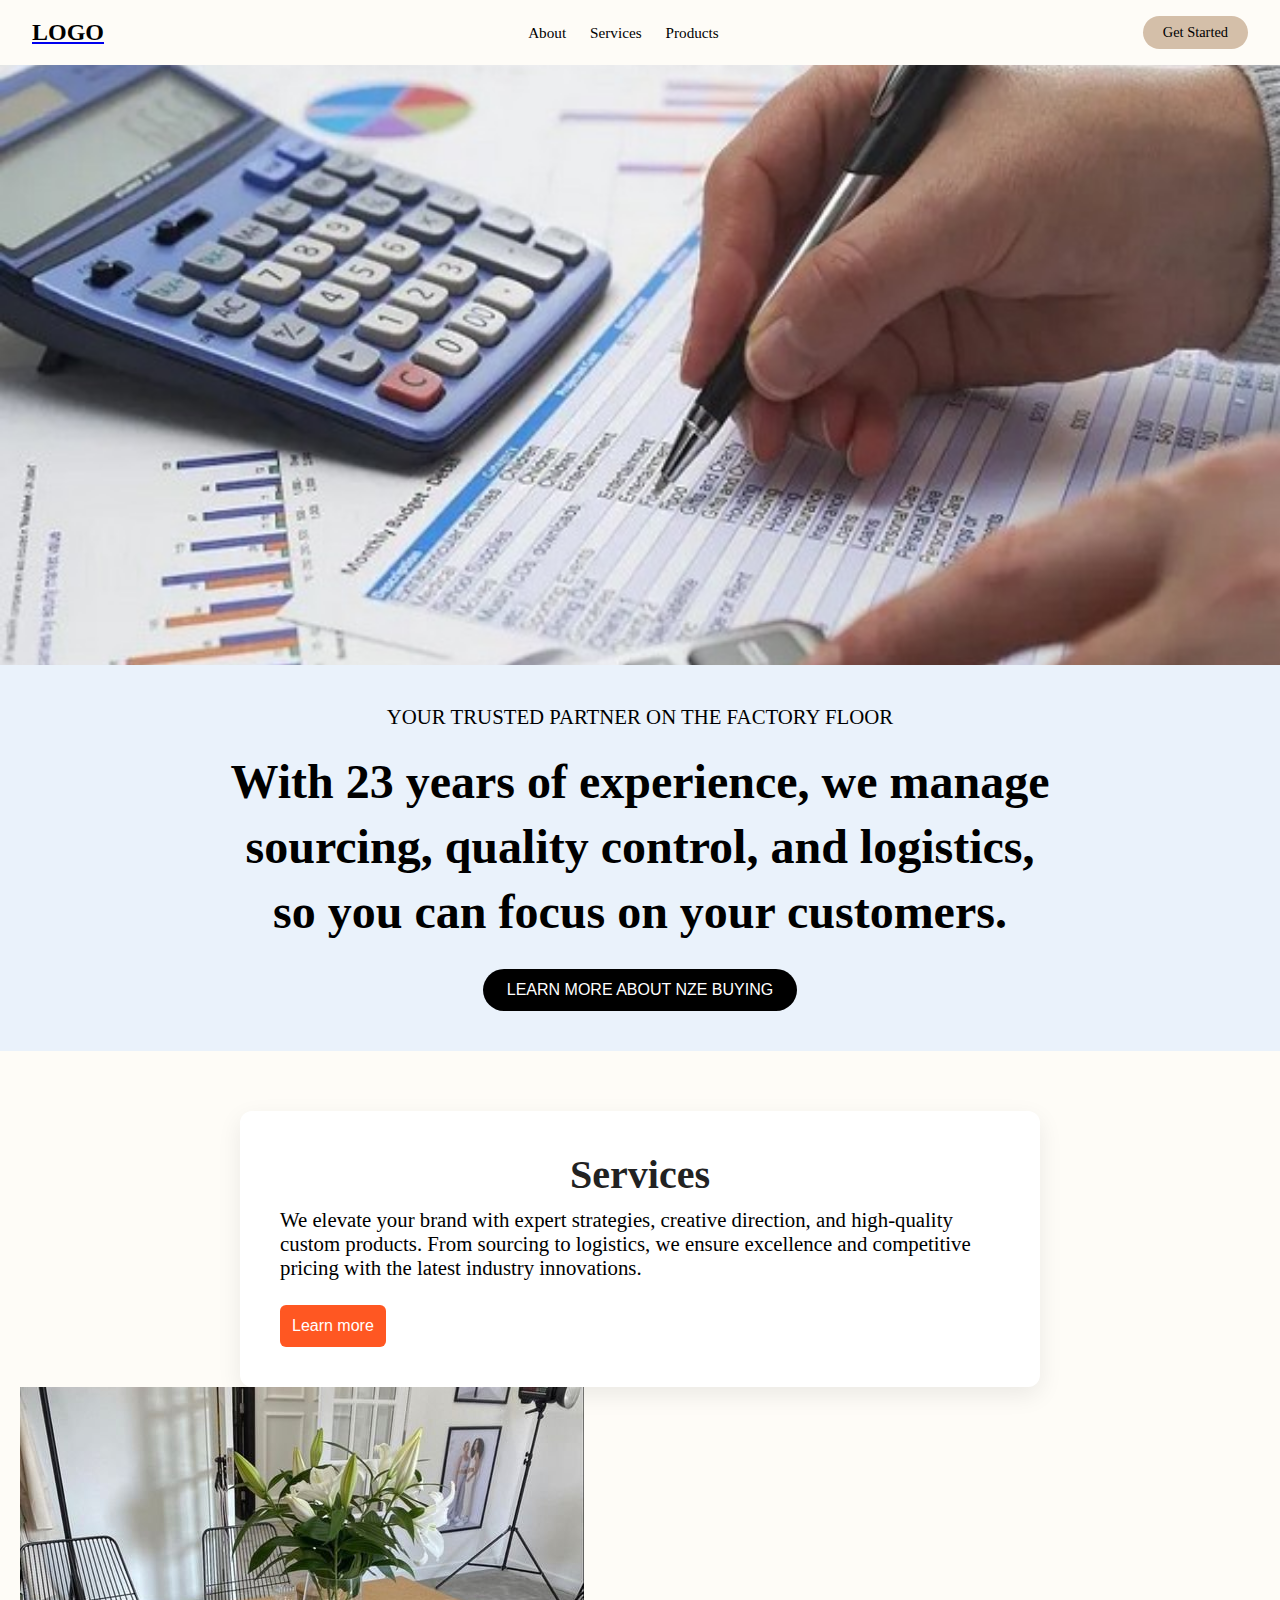
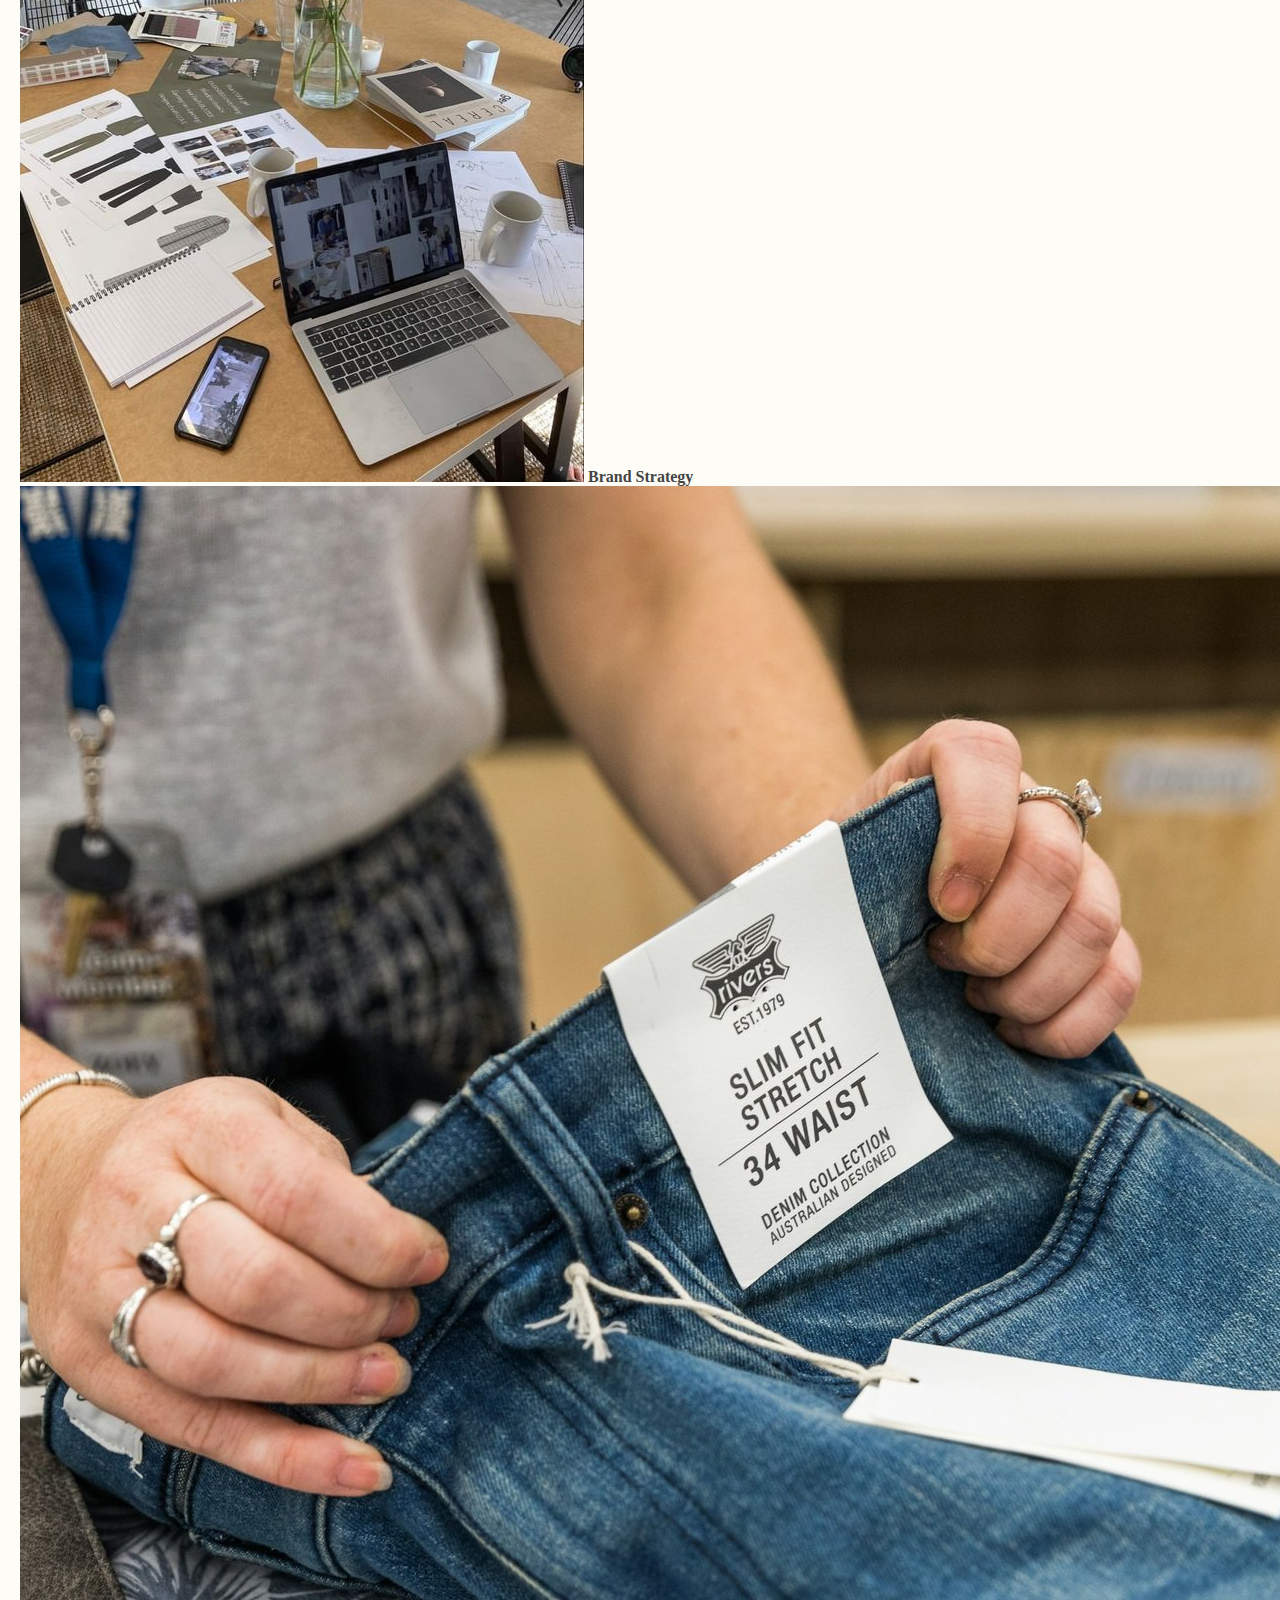
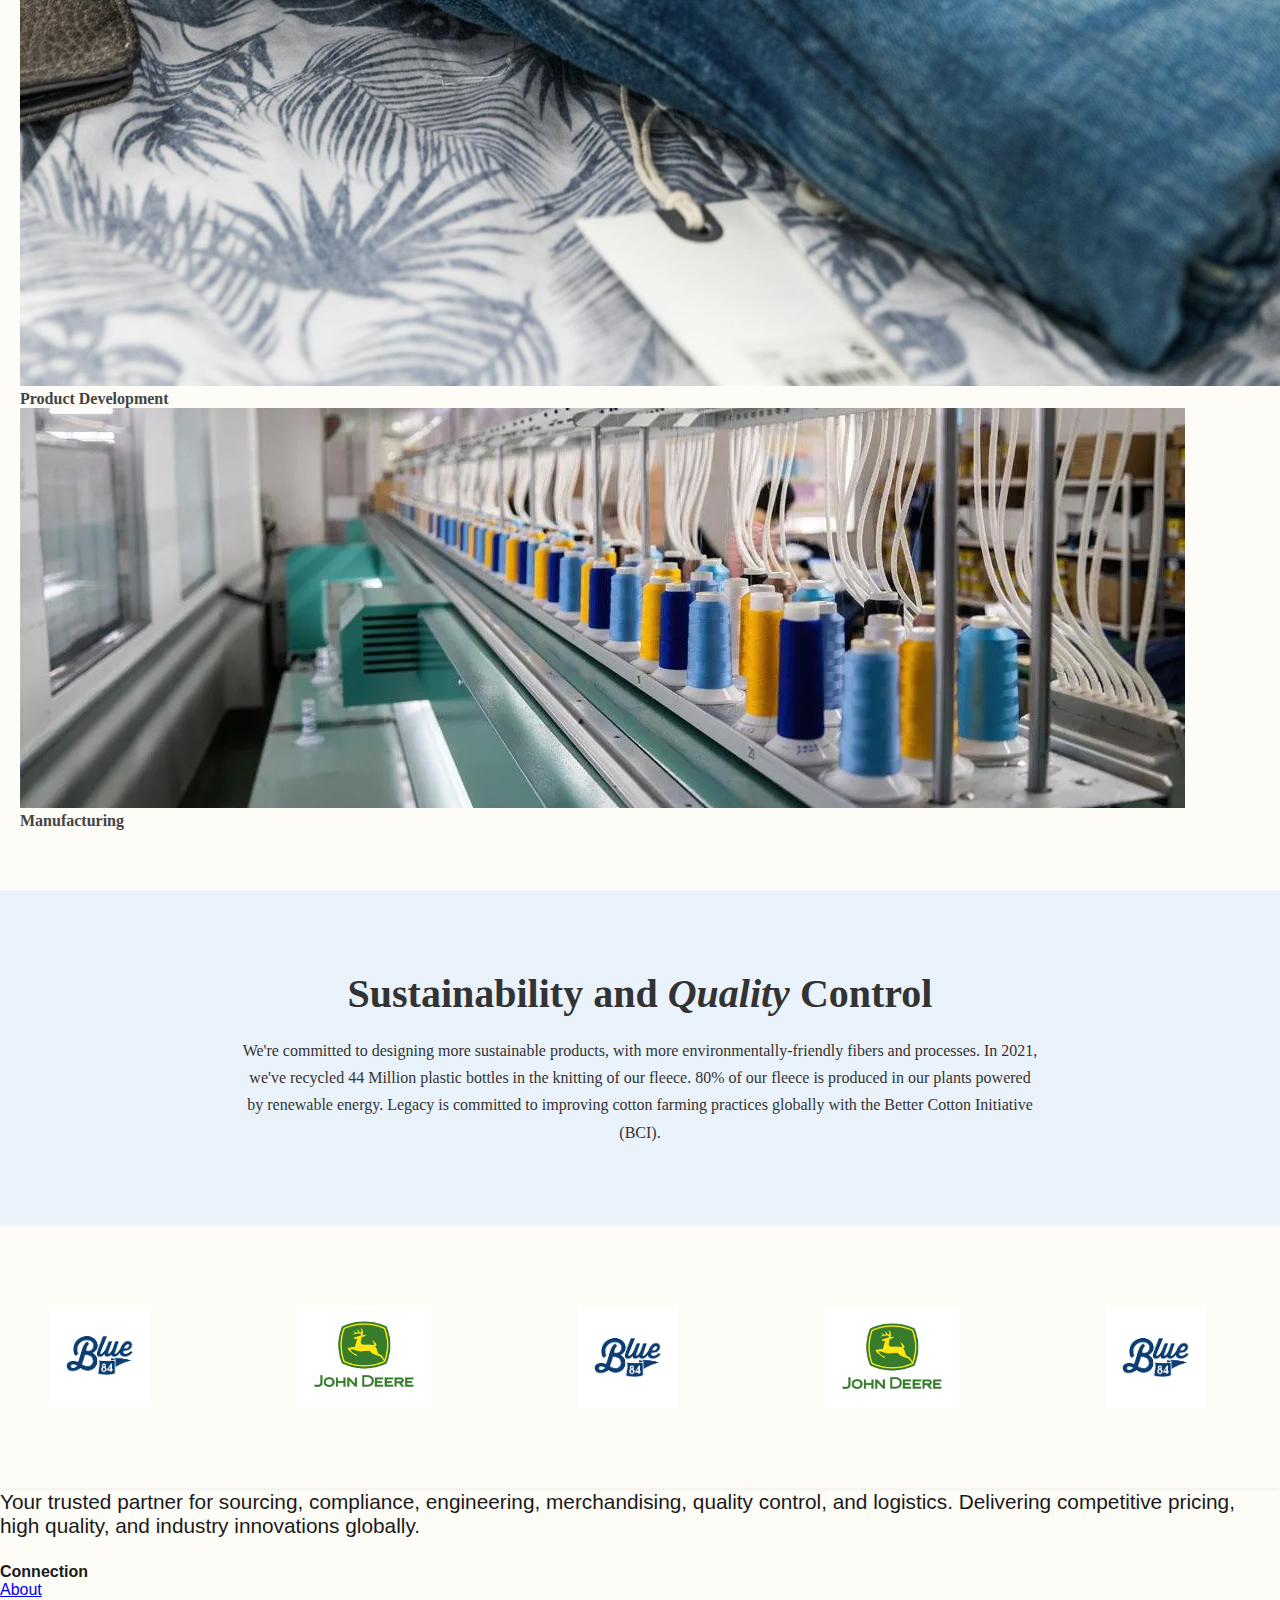
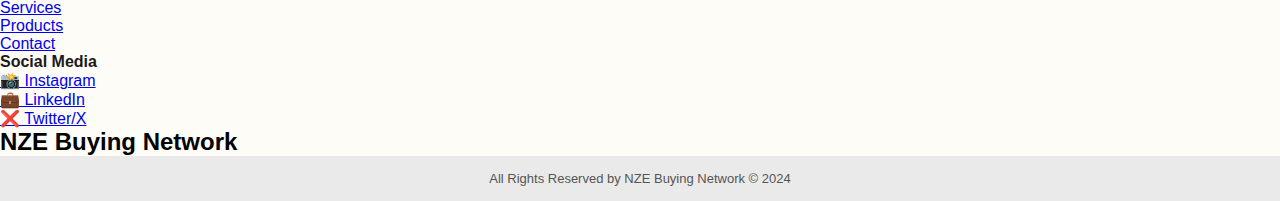
<file: index.html>
<!DOCTYPE html>
<html lang="en">

<head>
    <meta charset="UTF-8" />
    <meta name="viewport" content="width=device-width, initial-scale=1.0" />
    <title>NZE </title>
    <link rel="preconnect" href="https://fonts.googleapis.com">
    <link rel="preconnect" href="https://fonts.gstatic.com" crossorigin>
    <link
        href="https://fonts.googleapis.com/css2?family=Cal+Sans&family=Poppins:ital,wght@0,100;0,200;0,300;0,400;0,500;0,600;0,700;0,800;0,900;1,100;1,200;1,300;1,400;1,500;1,600;1,700;1,800;1,900&display=swap"
        rel="stylesheet">
    <script src="https://cdnjs.cloudflare.com/ajax/libs/gsap/3.13.0/gsap.min.js"
        integrity="sha512-NcZdtrT77bJr4STcmsGAESr06BYGE8woZdSdEgqnpyqac7sugNO+Tr4bGwGF3MsnEkGKhU2KL2xh6Ec+BqsaHA=="
        crossorigin="anonymous" referrerpolicy="no-referrer"></script>
    <link rel="stylesheet" href="style.css">
    <link rel="stylesheet" href="https://cdnjs.cloudflare.com/ajax/libs/animate.css/4.1.1/animate.min.css" />

</head>

<body>

    <nav>
        <a href="./index.html">
            <div class="logo">LOGO</div>
        </a>


        <div class="nav-links">
            <a href="./about.html" target="_blank">About</a>
            <a href="./service.html" target="_blank">Services</a>
            <a href="./product.html" target="_blank">Products</a>
        </div>

        <!-- <div class="social-icons">
            <a href="#"></a>
            <a href="#"></a>
            <a href="#"></a>
        </div> -->

        <a href="./form.html" class="get-started">Get Started</a>

        <div class="hamburger" onclick="toggleMenu()">
            <div></div>
            <div></div>
            <div></div>
        </div>
    </nav>

    <div class="mobile-menu" id="mobileMenu">
        <a href="./about.html">About</a>
        <a href="./service.html">Services</a>
        <a href="./product.html">Products</a>
        <a href="./form.html" class="get-started" style="margin-top: 10px;" target="_blank">Get Started</a>

        <!-- <div class="mobile-social">
            <a href="#"><img src="https://www.svgrepo.com/show/494430/instagram-round.svg" alt="Instagram" /></a>
            <a href="#"><img src="https://www.svgrepo.com/show/448234/linkedin.svg" alt="LinkedIn" /></a>
            <a href="#"><img src="https://www.svgrepo.com/show/508805/twitter.svg" alt="Twitter" /></a>
        </div> -->

    </div>

    <!-- navbar end -->



    <div class="carousel">
        <div class="carousel-track">
            <div class="carousel-slide"><img src="./images/garment-costing.webp" alt="Slide 1"></div>
            <div class="carousel-slide"><img src="./images/types-of-garment-samples-proto.jpeg" alt="Slide 2"></div>
            <div class="carousel-slide"><img src="./images/53cbbfb4ee2b4593d49bd5bbf5c90a9c.jpg" alt="Slide 3"></div>
        </div>
    </div>

    <!-- carousel container end -->

    <div class="cont1">
        <p>YOUR TRUSTED PARTNER ON THE FACTORY FLOOR</p>
        <h1>With 23 years of experience, we manage </h1>
        <h1>sourcing, quality control, and logistics, </h1>
        <h1>so you can focus on your customers.</h1>
        <a href="./about.html" target="_blank"><button>LEARN MORE ABOUT NZE BUYING</button></a>
    </div>

    <!-- con1 end -->

    <section class="services-section">
        <div class="services-text animate__animated" data-animate="animate__backInLeft">
            <h2>Services</h2>
            <p>
                We elevate your brand with expert strategies, creative direction, and high-quality custom products.
                From sourcing to logistics, we ensure excellence and competitive pricing with the latest industry
                innovations.
            </p>
            <a href="./service.html" target="_blank"><button>Learn more</button></a>
        </div>

        <div class="services-images">
            <div class="service-box animate__animated" data-animate="animate__backInRight">
                <img src="./images/brand.jpg" alt="Brand Strategy">
                <label>Brand Strategy</label>
            </div>
            <div class="service-box animate__animated" data-animate="animate__backInRight">
                <img src="./images/unsplash-image-02NEVE2fKQw.jpg" alt="Product Development">
                <label>Product Development</label>
            </div>
            <div class="service-box  animate__animated" data-animate="animate__backInRight">
                <img src="./images/apparel-manu-big_Big.png" alt="Manufacturing">
                <label>Manufacturing</label>
            </div>
        </div>
    </section>
    <!-- services cont end -->

    <section class="sustainability-section">
        <h2>Sustainability and <em>Quality</em> Control</h2>
        <p>
            We're committed to designing more sustainable products, with more environmentally-friendly fibers and
            processes.
            In 2021, we've recycled 44 Million plastic bottles in the knitting of our fleece. 80% of our fleece is
            produced in our
            plants powered by renewable energy. Legacy is committed to improving cotton farming practices globally with
            the
            Better Cotton Initiative (BCI).
        </p>
    </section>
    <!-- sustainability cont end -->

    <div class="logo-slider">
        <div class="logo-track">
            <a href="./product.html"><img src="./images/Blue label/logo.png" alt="Logo 1"></a>
            <a href="./product.html"> <img src="./images/JOHN DEERE/logo.avif" alt="Logo 2"></a>
            <img src="./images/Blue label/logo.png" alt="Logo 3">
            <img src="./images/JOHN DEERE/logo.avif" alt="Logo 4">
            <img src="./images/Blue label/logo.png" alt="Logo 5">
            <!-- Duplicate for seamless loop -->
            <img src="./images/Blue label/logo.png" alt="Logo 1">
            <img src="./images/JOHN DEERE/logo.avif" alt="Logo 2">
            <img src="./images/Blue label/logo.png" alt="Logo 3">
            <img src="./images/JOHN DEERE/logo.avif" alt="Logo 4">
            <img src="./images/Blue label/logo.png" alt="Logo 5">
        </div>
    </div>

    <!-- logo-slider end -->

    <footer>
        <div class="footer">
            <div class="info">
                <p>Your trusted partner for sourcing, compliance, engineering, merchandising, quality control, and
                    logistics. Delivering competitive pricing, high quality, and industry innovations globally.</p>
            </div>

            <div class="nav">
                <h4>Connection</h4>
                <ul>
                    <li><a href="#">About</a></li>
                    <li><a href="#">Services</a></li>
                    <li><a href="#">Products</a></li>
                    <li><a href="#">Contact</a></li>
                </ul>
            </div>

            <div class="social">
                <h4>Social Media</h4>
                <ul>
                    <li><a href="#">📸 Instagram</a></li>
                    <li><a href="#">💼 LinkedIn</a></li>
                    <li><a href="#">❌ Twitter/X</a></li>
                </ul>
            </div>

            <div class="logo">
                NZE Buying Network
            </div>
        </div>

        <div class="footer-bottom">
            All Rights Reserved by NZE Buying Network © 2024
        </div>
    </footer>

</body>
<script>
    const observer = new IntersectionObserver((entries) => {
        entries.forEach(entry => {
            if (entry.isIntersecting) {
                const el = entry.target;
                el.classList.add('visible');
                el.classList.add(el.dataset.animate);
                observer.unobserve(el); // Only animate once
            }
        });
    }, {
        threshold: 0.3 // 30% visible
    });

    document.querySelectorAll('[data-animate]').forEach(el => {
        observer.observe(el);
    });
</script>

<script src="app.js"></script>


</html>
</file>
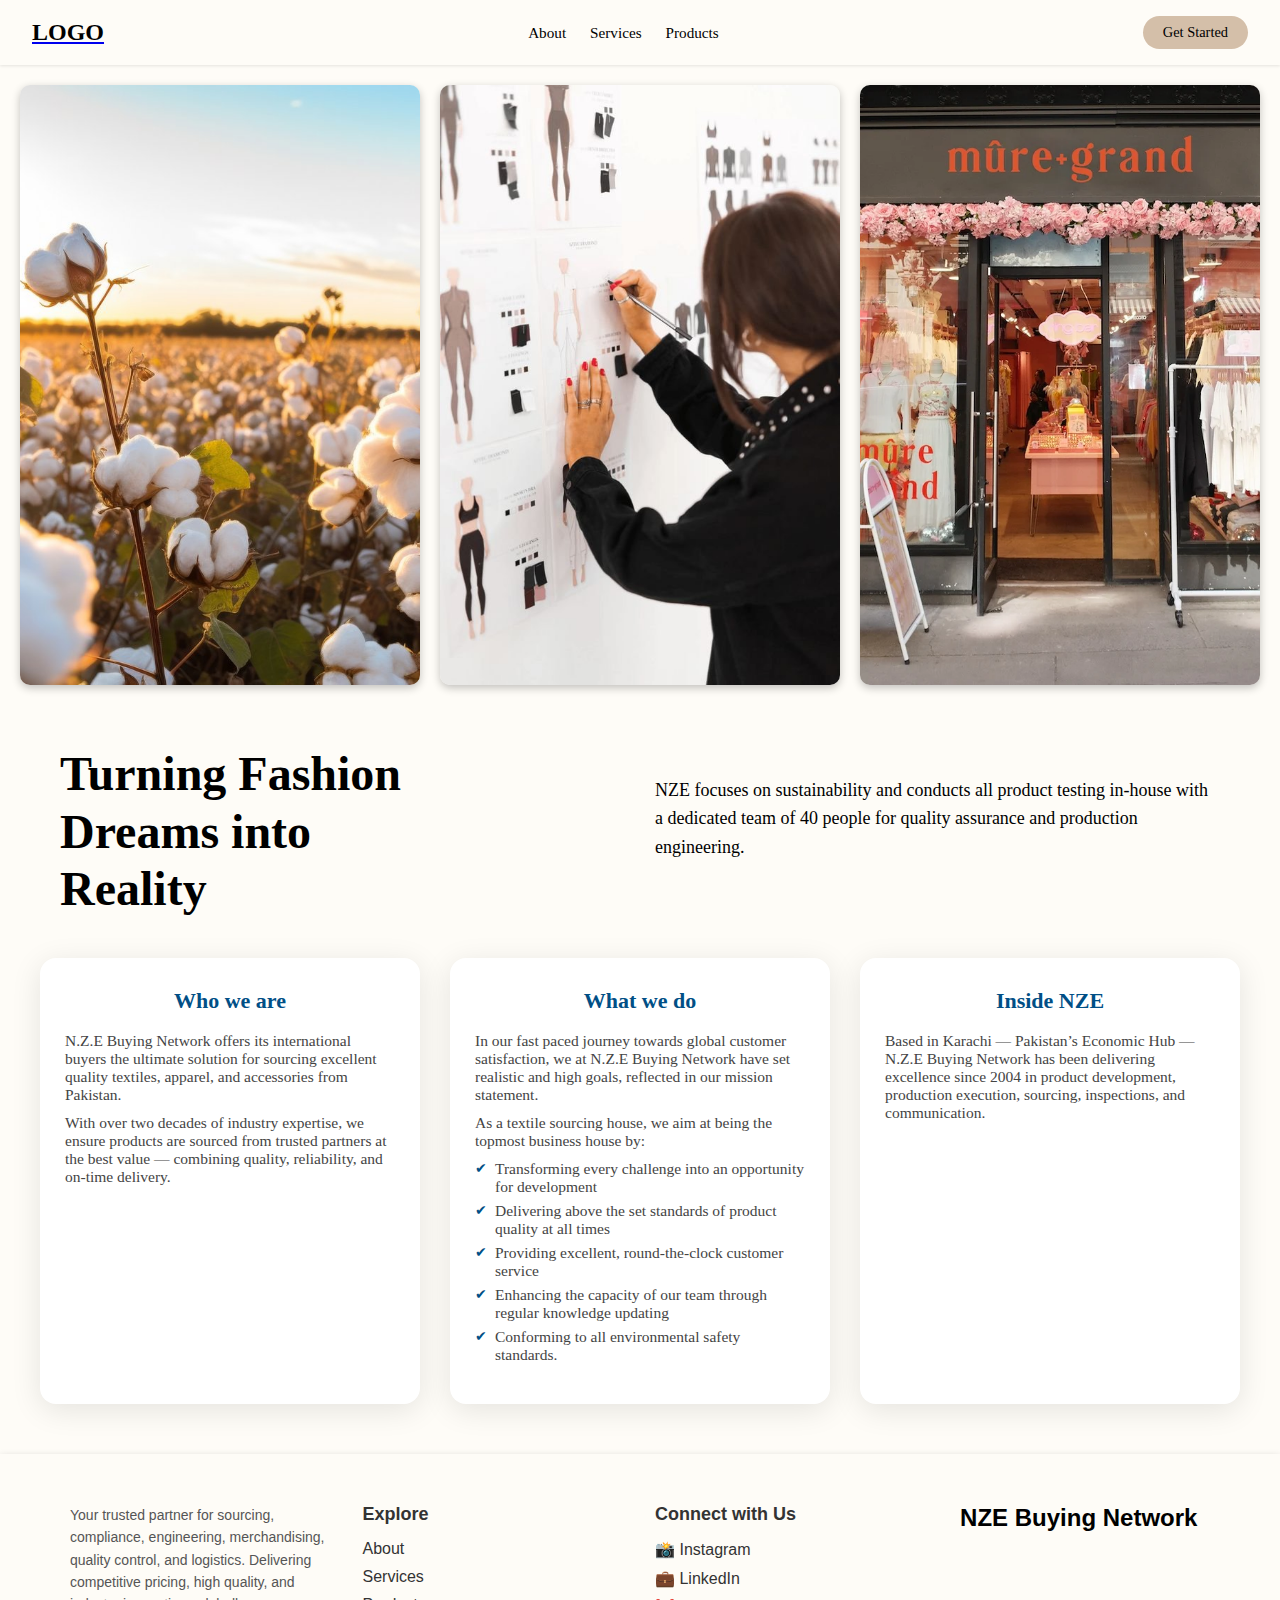
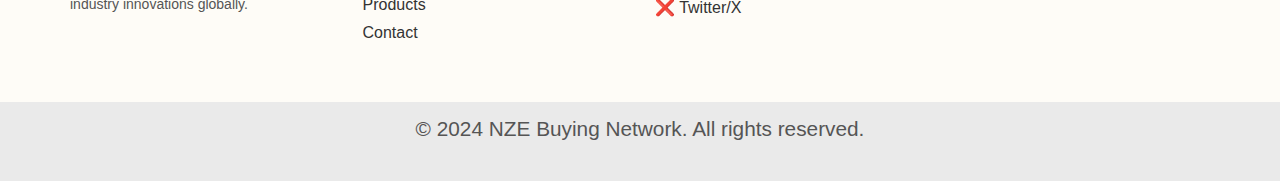
<file: about.html>
<!DOCTYPE html>
<html lang="en">

<head>
  <meta charset="UTF-8">
  <meta name="viewport" content="width=device-width, initial-scale=1.0">
  <title>About</title>
  <link rel="stylesheet" href="style.css">
</head>

<body>
  <nav>
    <a href="./index.html">
      <div class="logo">LOGO</div>
    </a>


    <div class="nav-links">
      <a href="./about.html" target="_blank">About</a>
      <a href="./service.html" target="_blank">Services</a>
      <a href="./product.html" target="_blank">Products</a>
    </div>
    <!-- 
    <div class="social-icons">
      <a href="#"></a>
      <a href="#"></a>
      <a href="#"></a>
    </div> -->

    <a href="./form.html" target="_blank" class="get-started">Get Started</a>

    <div class="hamburger" onclick="toggleMenu()">
      <div></div>
      <div></div>
      <div></div>
    </div>
  </nav>

  <div class="mobile-menu" id="mobileMenu">
    <a href="./about.html">About</a>
    <a href="./service.html">Services</a>
    <a href="./product.html">Products</a>
    <a href="./form.html" class="get-started" style="margin-top: 10px;">Get Started</a>

    <!-- <div class="mobile-social">
            <a href="#"><img src="https://www.svgrepo.com/show/494430/instagram-round.svg" alt="Instagram" /></a>
            <a href="#"><img src="https://www.svgrepo.com/show/448234/linkedin.svg" alt="LinkedIn" /></a>
            <a href="#"><img src="https://www.svgrepo.com/show/508805/twitter.svg" alt="Twitter" /></a>
        </div> -->
  </div>

  <!-- navbar end -->

  <div class="image-grid">
    <img src="./images/vecteezy_ai-generated-cotton-field-with-fluffy-white-bolls_41419555.jpg" alt="Cotton Field">
    <img src="./images/6b7b541a5422ed60efbddfde15c4ef33.jpg" alt="Designer Drawing">
    <img src="./images/mureandgrand-nomad-store-front_1070x.png" alt="Storefront">
  </div>


  <!-- image secton end -->

  <div class="hero-section">
    <div class="hero-left">
      <h1>Turning Fashion<br>Dreams into<br>Reality</h1>
    </div>
    <div class="hero-right">
      <p>NZE focuses on sustainability and conducts all product testing in-house with a dedicated team of 40 people for quality assurance and production engineering.</p>
    </div>
  </div>

  <!-- hero section end -->

  <section class="info-section">
    <div class="info-box">
      <h2>Who we are</h2>
      <p>
        N.Z.E Buying Network offers its international buyers the ultimate solution for sourcing excellent quality textiles, apparel, and accessories from Pakistan.
      </p>
      <p>
        With over two decades of industry expertise, we ensure products are sourced from trusted partners at the best value — combining quality, reliability, and on-time delivery.
      </p>
    </div>

    <div class="info-box">
      <h2>What we do</h2>
      <p>In our fast paced journey towards global customer satisfaction, we at N.Z.E Buying Network have set realistic and high goals, reflected in our mission statement.</p>
      <p>As a textile sourcing house, we aim at being the topmost business house by:</p>
      <ul>
        <li>Transforming every challenge into an opportunity for development</li>
        <li>Delivering above the set standards of product quality at all times</li>
        <li>Providing excellent, round-the-clock customer service</li>
        <li>Enhancing the capacity of our team through regular knowledge updating</li>
        <li>Conforming to all environmental safety standards.</li>
      </ul>
    </div>

    <div class="info-box">
      <h2>Inside NZE</h2>
      <p>
        Based in Karachi — Pakistan’s Economic Hub — N.Z.E Buying Network has been delivering excellence since 2004 in product development, production execution, sourcing, inspections, and communication.
      </p>
    </div>
  </section>


  <!-- info-section end -->

  <footer>
    <div class="footer-container">
      <div class="footer-section info">
        <p>
          Your trusted partner for sourcing, compliance, engineering, merchandising, quality control, and
          logistics. Delivering competitive pricing, high quality, and industry innovations globally.
        </p>
      </div>

      <div class="footer-section nav">
        <h4>Explore</h4>
        <ul>
          <li><a href="#">About</a></li>
          <li><a href="#">Services</a></li>
          <li><a href="#">Products</a></li>
          <li><a href="#">Contact</a></li>
        </ul>
      </div>

      <div class="footer-section social">
        <h4>Connect with Us</h4>
        <ul>
          <li><a href="#">📸 Instagram</a></li>
          <li><a href="#">💼 LinkedIn</a></li>
          <li><a href="#">❌ Twitter/X</a></li>
        </ul>
      </div>

      <div class="footer-section logo">
        <h2>NZE Buying Network</h2>
      </div>
    </div>

    <div class="footer-bottom">
      <p>&copy; 2024 NZE Buying Network. All rights reserved.</p>
    </div>
  </footer>

</body>
<script src="app.js"></script>

</html>
</file>
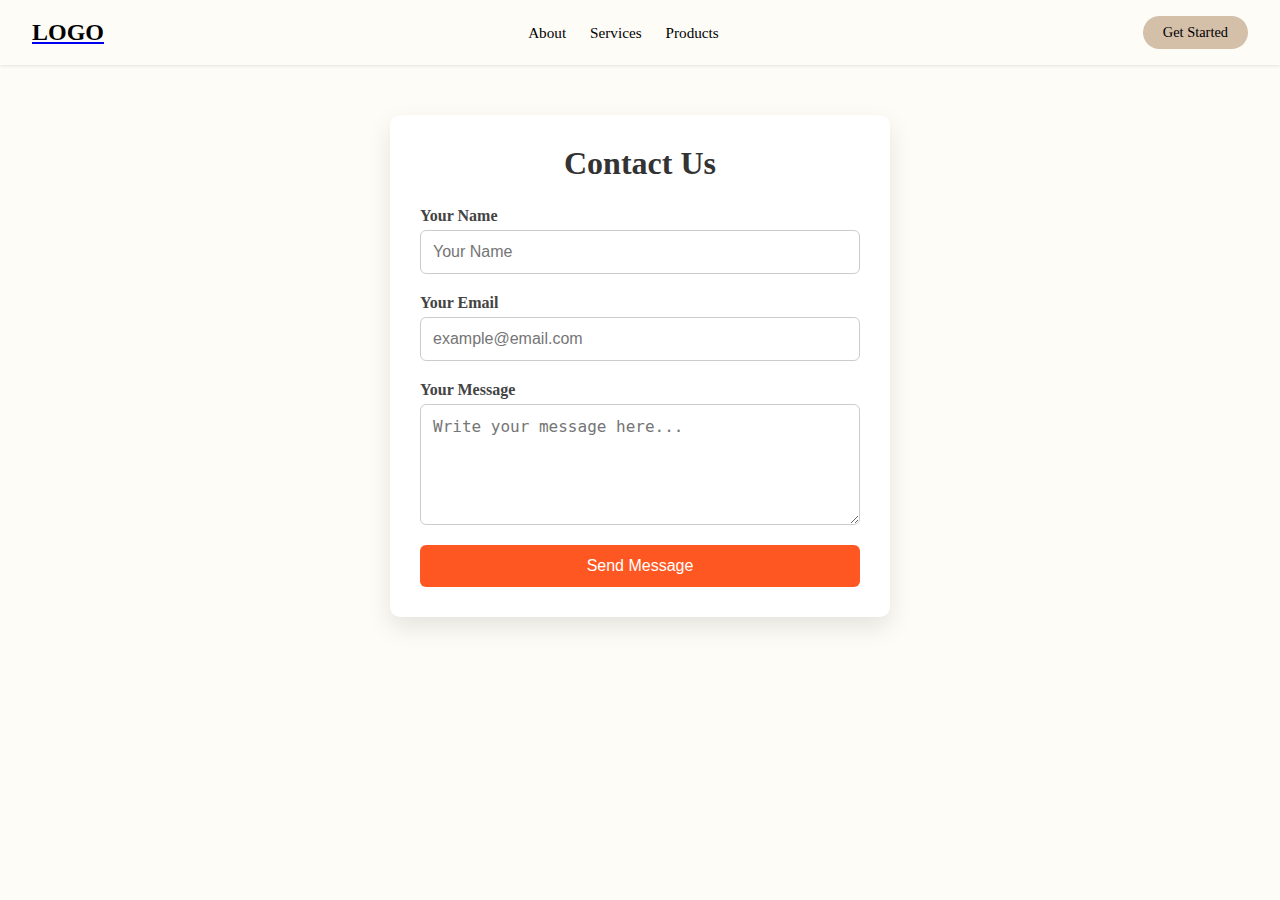
<file: form.html>
<!DOCTYPE html>
<html lang="en">

<head>
    <meta charset="UTF-8">
    <meta name="viewport" content="width=device-width, initial-scale=1.0">
    <title>Document</title>
    <link rel="stylesheet" href="style.css">
</head>

<body>

    <nav>
        <a href="./index.html">
            <div class="logo">LOGO</div>
        </a>


        <div class="nav-links">
            <a href="./about.html" target="_blank">About</a>
            <a href="./service.html" target="_blank">Services</a>
            <a href="./product.html" target="_blank">Products</a>
        </div>

        <!-- <div class="social-icons">
            <a href="#"></a>
            <a href="#"></a>
            <a href="#"></a>
        </div> -->

        <a href="./form.html" class="get-started">Get Started</a>

        <div class="hamburger" onclick="toggleMenu()">
            <div></div>
            <div></div>
            <div></div>
        </div>
    </nav>

    <div class="mobile-menu" id="mobileMenu">
        <a href="./about.html">About</a>
        <a href="./service.html">Services</a>
        <a href="./product.html">Products</a>
        <a href="./form.html" class="get-started" style="margin-top: 10px;">Get Started</a>

        <!-- <div class="mobile-social">
            <a href="#"><img src="https://www.svgrepo.com/show/494430/instagram-round.svg" alt="Instagram" /></a>
            <a href="#"><img src="https://www.svgrepo.com/show/448234/linkedin.svg" alt="LinkedIn" /></a>
            <a href="#"><img src="https://www.svgrepo.com/show/508805/twitter.svg" alt="Twitter" /></a>
        </div> -->
    </div>

    <!-- navbar end -->

    <div class="contact-container">
        <h2>Contact Us</h2>
        <form action="https://formsubmit.co/syedmurtaza545@gmail.com" method="POST">

            <!-- Redirect after submit -->
            <input type="hidden" name="_next" value="https://nze.vercel.app/thank.html">
            <input type="hidden" name="_captcha" value="false">

            <label for="name">Your Name</label>
            <input type="text" id="name" name="name" placeholder="Your Name" required>

            <label for="email">Your Email</label>
            <input type="email" id="email" name="email" placeholder="example@email.com" required>

            <label for="message">Your Message</label>
            <textarea id="message" name="message" rows="5" placeholder="Write your message here..." required></textarea>

            <button type="submit">Send Message</button>
        </form>
    </div>


</body>
<script src="app.js"></script>

</html>
</file>
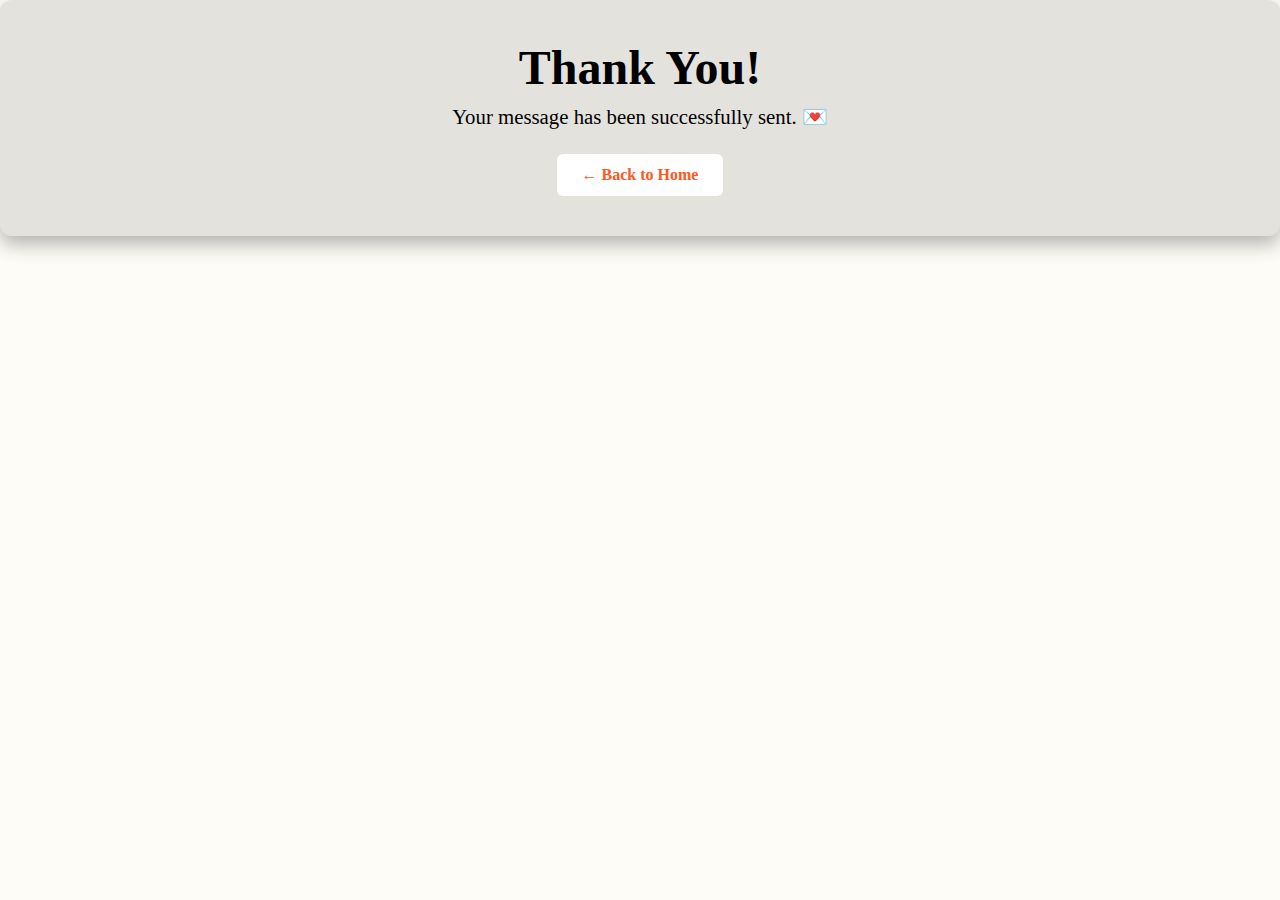
<file: thank.html>
<!DOCTYPE html>
<html lang="en">
<head>
    <meta charset="UTF-8">
    <meta name="viewport" content="width=device-width, initial-scale=1.0">
    <title>Document</title>
    <link rel="stylesheet" href="style.css">
</head>
<body>
    <div class="thankyou-container">
        <h1>Thank You!</h1>
        <p>Your message has been successfully sent. 💌</p>
        <a href="./index.html" class="back-home">← Back to Home</a>
      </div>

</body>
</html>
</file>
<file: style.css>
:root {
  --primary-color: #014f86;
  --secondary-color: #f9f9f9;
  --text-color: #333;
  --card-bg: #ffffff;
  --shadow: 0 6px 30px rgba(0, 0, 0, 0.1);
  --radius: 16px;
  --max-width: 1200px;
}

* {
  box-sizing: border-box;
  margin: 0;
  padding: 0;
}

body {
  font-family: 'Playfair Display', serif;
  background-color: #fefcf7;
  overflow-x: hidden;
}


nav {
  background-color: #fefcf7;
  display: flex;
  justify-content: space-between;
  align-items: center;
  padding: 1rem 2rem;
  box-shadow: 0 1px 3px rgba(0, 0, 0, 0.1);
  position: relative;
}

.logo {
  font-size: 1.5rem;
  font-weight: 600;
  color: #000;
}

.logo span {
  font-weight: normal;
}

.nav-links {
  display: flex;
  gap: 1.5rem;
  align-items: center;
}

.nav-links a {
  text-decoration: none;
  color: #000;
  font-size: 0.95rem;
}

.social-icons img {
  width: 20px;
  height: 20px;
  margin-left: 10px;
}

.get-started {
  background-color: #d4bfa9;
  padding: 8px 20px;
  border-radius: 9999px;
  text-decoration: none;
  color: #000;
  font-size: 0.9rem;
  transition: background-color 0.3s ease;
}

.get-started:hover {
  background-color: #c5ac96;
}

.hamburger {
  display: none;
  flex-direction: column;
  cursor: pointer;
  gap: 4px;
}

.hamburger div {
  width: 24px;
  height: 2px;
  background-color: #000;
}

/* Mobile Dropdown */
.mobile-menu {
  display: none;
  flex-direction: column;
  background-color: #fefcf7;
  padding: 1rem 2rem;
  gap: 1rem;
}

.mobile-menu a {
  text-decoration: none;
  color: #000;
  font-size: 1rem;
}

.mobile-social {
  display: flex;
  gap: 1rem;
  margin-top: 0.5rem;
}

/* Responsive Breakpoint */
@media screen and (max-width: 768px) {

  .nav-links,
  .social-icons,
  .get-started {
    display: none;
  }

  .hamburger {
    display: flex;
  }

  .mobile-menu.show {
    display: flex;
  }
}

@media screen and (max-width: 768px) {
  .mobile-menu .get-started {
    background-color: #d4bfa9;
    padding: 10px 16px;
    border-radius: 9999px;
    text-align: center;
    display: inline-block;
    margin-top: 10px;
  }
}

/* nabar end */

.carousel {
  width: 100%;
  max-width: 100%;
  height: 600px;
  overflow: hidden;
  position: relative;
}

.carousel-track {
  display: flex;
  width: 100%;
  height: 100%;
  transition: transform 0.5s ease-in-out;
}

.carousel-slide {
  min-width: 100%;
  height: 100%;
}

.carousel-slide img {
  width: 100%;
  height: 100%;
  object-fit: cover;
}

@media (max-width: 768px) {

  .carousel {
    width: 100%;
    max-width: 100%;
    height: 400px;
    overflow: hidden;
    position: relative;
  }

}

/* carousel end */

.cont1 {
  display: flex;
  flex-direction: column;
  justify-content: center;
  align-items: center;
  text-align: center;
  padding: 40px 20px;
  background-color: #eaf2fb;
}

.cont1 .tagline {
  font-size: 1.2rem;
  margin: 10px;
  color: #666;
  font-weight: 500;
}

.cont1 .main-text {
  font-size: 1.8rem;
  margin: 10px 0;
  line-height: 1.4;
  font-weight: 350;
}

.cont1 button {
  margin-top: 20px;
  padding: 12px 24px;
  font-size: 1rem;
  background-color: black;
  color: white;
  border: none;
  border-radius: 100px;
  cursor: pointer;
  transition: 0.3s;
  font-weight: 400;
}

.cont1 button:hover {
  background-color: #333;
}

/* Tablets */
@media (max-width: 768px) {
  .cont1 .main-text {
    font-size: 1.4rem;
  }

  .cont1 button {
    font-size: 0.95rem;
    padding: 10px 20px;
  }
}

/* Mobile Phones */
@media (max-width: 480px) {
  .cont1 .tagline {
    font-size: 1rem;
  }

  .cont1 .main-text {
    font-size: 1.1rem;
    padding: 0 10px;
  }

  .cont1 {
    padding: 30px 10px;
  }

  .cont1 button {
    font-size: 0.9rem;
    padding: 10px 16px;
  }
}


/* con1 end */

.services-section {
  padding: 60px 20px;
  background: #fefcf7;
}

.services-text {
  max-width: 800px;
  margin: auto;
  background: white;
  padding: 40px;
  border-radius: 12px;
  box-shadow: 0 8px 24px rgba(0, 0, 0, 0.08);
  text-align: left;
}

.services-text h2 {
  font-size: 2.5rem;
  margin-bottom: 10px;
  font-weight: 700;
  color: #222;
}

.services-text h5 {
  font-size: 1.1rem;
  color: #555;
  margin-bottom: 30px;
  font-weight: 500;
}

.services-list {
  list-style: none;
  padding: 0;
  margin: 0 0 30px 0;
}

.services-list li {
  display: flex;
  align-items: flex-start;
  gap: 10px;
  font-size: 1rem;
  color: #333;
  margin-bottom: 20px;
  line-height: 1.5;
}

.services-list li i {
  color: #007bff;
  font-size: 1.3rem;
  flex-shrink: 0;
  margin-top: 3px;
}

.services-list li div {
  display: flex;
  flex-direction: column;
}

.services-list li strong {
  display: block;
  margin-bottom: 5px;
}

.button-wrapper {
  text-align: center;
  margin-top: 20px;
}

.services-btn {
  background-color: black;
  cursor: pointer;
  width: 200px;
  padding: 12px 20px;
  color: white;
  font-size: 1rem;
  border: none;
  border-radius: 8px;
  transition: background 0.3s ease;
}

.services-btn:hover {
  background: #333;
}

/* Responsive */
@media (max-width: 600px) {
  .services-section {
    padding: 40px 15px;
  }

  .services-text {
    padding: 25px 20px;
  }

  .services-text h2 {
    font-size: 1.8rem;
  }

  .services-text h5 {
    font-size: 1rem;
  }

  .services-list li {
    flex-direction: row;
    align-items: flex-start;
  }

  .services-list li div {
    flex-direction: column;
  }

  .services-btn {
    width: 100%;
  }
}


/* services cont end */

.sustainability-section {
  background-color: #eaf2fb;
  padding: 80px 20px;
  text-align: center;
}

.sustainability-section h2 {
  font-size: 2.5rem;
  margin-bottom: 20px;
}

.sustainability-section em {
  font-style: italic;
}

.sustainability-section p {
  max-width: 800px;
  margin: 0 auto;
  font-size: 1rem;
  line-height: 1.7;
  color: #333;
}

@media (max-width: 768px) {
  .sustainability-section h2 {
    font-size: 2rem;
  }

  .sustainability-section p {
    font-size: 0.95rem;
    padding: 0 10px;
  }
}

/* sustainability cont end */

.logo-slider {
  overflow: hidden;
  width: 100%;
  padding: 2rem 0;
  margin: 3rem 0;
  display: flex;
  align-items: center;
  position: relative;
}

.logo-track {
  display: flex;
  flex-wrap: nowrap;
  gap: 5vw;
  width: max-content;
  animation: scroll 15s linear infinite;
  align-items: center;
}

.logo-slider:hover .logo-track {
  animation-play-state: paused;
}

.logo-track img {
  height: clamp(60px, 8vw, 100px);
  width: 200px;
  object-fit: contain;
  transition: transform 0.3s ease;
  cursor: pointer;
}

.lakegirl {
  width: 50px;
}

/* Responsive */
@media (max-width: 768px) {
  .logo-track {
    gap: 4vw;
  }

  .logo-track img {
    height: clamp(50px, 10vw, 80px);
  }
}

@media (max-width: 480px) {
  .logo-track {
    gap: 3vw;
  }

  .logo-track img {
    height: clamp(40px, 12vw, 70px);
  }
}

@keyframes scroll {
  0% {
    transform: translateX(0);
  }

  100% {
    transform: translateX(-50%);
  }
}


/* <!-- logo-slider end --> */


footer {
  background-color: #fefcf7;
  color: #1a1a1a;
  font-family: Arial, sans-serif;
    box-shadow: rgba(0, 0, 0, 0.2) 0px 3px 8px;

  
}

.footer-container {
  display: grid;
  grid-template-columns: repeat(auto-fit, minmax(220px, 1fr));
  gap: 30px;
  padding: 50px 30px;
  max-width: 1200px;
  margin: auto;
}

.footer-section {
  display: flex;
  flex-direction: column;
}

.footer-section h4 {
  margin-bottom: 15px;
  font-size: 18px;
  font-weight: 600;
  color: #333;
}

.footer-section p {
  font-size: 14px;
  line-height: 1.6;
  color: #555;
}

.footer-section ul {
  list-style: none;
  padding: 0;
}

.footer-section ul li {
  margin-bottom: 10px;
}

.footer-section a {
  color: #333;
  text-decoration: none;
  transition: color 0.3s ease;
}

.footer-section a:hover {
  color: #0077cc;
}

.footer-section.logo h2 {
  font-size: 24px;
  font-weight: bold;
  color: #000;
}

.footer-bottom {
  text-align: center;
  padding: 15px;
  background-color: #eaeaea;
  font-size: 13px;
  color: #555;
}

@media (max-width: 600px) {
  .footer-container {
    padding: 40px 20px;
    gap: 20px;
  }

  .footer-section.logo h2 {
    font-size: 20px;
  }
}




/* About file start */

.image-grid {
  display: flex;
  flex-wrap: wrap;
  justify-content: center;
  gap: 20px;
  padding: 20px;

}

.image-grid img {
  width: 100%;
  max-width: 400px;
  height: auto;
  border-radius: 10px;
  object-fit: cover;
  box-shadow: rgba(0, 0, 0, 0.24) 0px 3px 8px;
  transition: transform .2s;
}

.image-grid img:hover {
  transform: scale(1.07);
}

@media (max-width: 768px) {
  .image-grid {
    flex-direction: column;
    align-items: center;
  }
}


/* image section end */

.hero-section {
  display: flex;
  align-items: center;
  justify-content: space-between;
  flex-wrap: wrap;
  padding: 40px 20px;
  max-width: 1200px;
  margin: auto;
  gap: 30px;
}

.hero-left,
.hero-right {
  flex: 1 1 45%;
}

.hero-left h1 {
  font-size: 48px;
  margin: 0;
  line-height: 1.2;
}

.hero-right p {
  font-size: 18px;
  line-height: 1.6;
}

@media (max-width: 768px) {

  .hero-left,
  .hero-right {
    flex: 1 1 100%;
    text-align: center;
  }

  .hero-left h1 {
    font-size: 36px;
  }

  .hero-right p {
    font-size: 16px;
  }
}


/* <!-- hero section end --> */

.info-section {
  max-width: var(--max-width);
  margin: 0 auto;
  display: grid;
  grid-template-columns: repeat(auto-fit, minmax(300px, 1fr));
  gap: 30px;
  margin-bottom: 50px;
}

.info-box {
  background: var(--card-bg);
  border-radius: var(--radius);
  box-shadow: var(--shadow);
  padding: 30px 25px;
  transition: transform 0.3s ease, box-shadow 0.3s ease;
}

.info-box:hover {
  transform: translateY(-8px);
  box-shadow: 0 10px 35px rgba(0, 0, 0, 0.12);
}

.info-box h2 {
  color: var(--primary-color);
  font-size: 22px;
  margin-bottom: 18px;
  text-align: center;
}

.info-box p,
.info-box ul {
  font-size: 15.5px;
  color: #444;
  margin-bottom: 10px;
}

.info-box ul {
  list-style: none;
  padding-left: 0;
}

.info-box ul li {
  margin: 6px 0;
  padding-left: 20px;
  position: relative;
}

.info-box ul li::before {
  content: '✔';
  position: absolute;
  left: 0;
  color: var(--primary-color);
  font-size: 14px;
}

@media (max-width: 768px) {
  .info-box h2 {
    font-size: 20px;
  }
}


/* services file start */

.container {
  max-width: 1200px;
  margin: 40px auto;
  padding: 0 20px;
  display: flex;
  flex-direction: column;
  gap: 30px;
}

.card {
  background: #ffffff;
  border-radius: 16px;
  box-shadow: 0 8px 20px rgba(0, 0, 0, 0.05);
  padding: 30px;
  transition: transform 0.3s ease, box-shadow 0.3s ease;
}

.card:hover {
  transform: translateY(-5px);
  box-shadow: 0 12px 24px rgba(0, 0, 0, 0.1);
}

.card h2 {
  font-size: 1.4rem;
  margin-bottom: 20px;
  color: #111;
  border-bottom: 2px solid #eee;
  padding-bottom: 10px;
}

.card ul {
  list-style: none;
  display: grid;
  grid-template-columns: 1fr 1fr;
  gap: 12px 30px;
  padding-left: 0;
}

.card ul li {
  display: flex;
  align-items: center;
  color: #555;
  font-size: 0.95rem;
}

.card ul li svg {
  margin-right: 10px;
  color: #4F46E5;
  flex-shrink: 0;
}

.row {
  display: flex;
  flex-wrap: wrap;
  gap: 30px;
}

.row .card {
  flex: 1;
  min-width: 280px;
}


@media (max-width: 768px) {
  .card ul {
    grid-template-columns: 1fr;
  }

  .row {
    flex-direction: column;
  }


}

/* <!-- services container end --> */

h3 {
  text-align: center;
  font-size: 2.5rem;
  margin-bottom: 20px;
}

.legacyImg {
  display: flex;
  justify-content: center;
  align-items: center;
  padding: 20px;
}

.legacyImg img {
  width: 100%;
  max-width: 1000px;
  /* Image won't get bigger than 1000px */
  height: auto;
  object-fit: contain;
  border-radius: 8px;
  /* Optional: rounded corners */
}

/* Responsive adjustments */
@media (max-width: 768px) {
  h3 {
    font-size: 2rem;
  }

  .legacyImg {
    padding: 15px;
  }
}

@media (max-width: 480px) {
  h3 {
    font-size: 1.5rem;
  }

  .legacyImg {
    padding: 10px;
  }
}

/* Prodect file start */

.card-container {
  max-width: 1200px;
  margin: 0 auto;
  padding: 40px 20px;
}

.card-container h1 {
  text-align: center;
  margin-bottom: 30px;
  font-size: 2em;
  color: #333;
}

.cards-wrapper {
  display: flex;
  flex-wrap: wrap;
  gap: 20px;
  justify-content: center;

}

.image-card {
  flex: 1 1 300px;
  max-width: 250px;
  border-radius: 10px;
  overflow: hidden;
  box-shadow: rgba(50, 50, 93, 0.25) 0px 50px 100px -20px, rgba(0, 0, 0, 0.3) 0px 30px 60px -30px;
  background-color: white;
}

.image-card img {
  width: 100%;
  height: 100%;
  display: block;
}

@media (max-width: 768px) {
  .card-container h1 {
    font-size: 1.5em;
  }

  .image-card {
    max-width: 100%;
  }
}

/* Prodect file end */

/* Form file start */

.contact-container {
  max-width: 500px;
  margin: 50px auto;
  padding: 30px;
  background: #fff;
  border-radius: 10px;
  box-shadow: 0 10px 25px rgba(0, 0, 0, 0.1);
}

h2 {
  text-align: center;
  color: #333;
  margin-bottom: 25px;
  font-size: 2rem;
}

form {
  display: flex;
  flex-direction: column;
}

label {
  margin-bottom: 5px;
  font-weight: bold;
  color: #444;
}

input,
textarea {
  padding: 12px;
  margin-bottom: 20px;
  border: 1px solid #ccc;
  border-radius: 6px;
  font-size: 16px;
  transition: border-color 0.3s ease;
}

input:focus,
textarea:focus {
  border-color: #ff5722;
  outline: none;
}

button {
  padding: 12px;
  background-color: #ff5722;
  color: white;
  font-size: 16px;
  border: none;
  border-radius: 6px;
  cursor: pointer;
  transition: background-color 0.3s ease;
}

button:hover {
  background-color: #e64a19;
}

/* Mobile Responsive */
@media (max-width: 600px) {
  .contact-container {
    margin: 20px;
    padding: 20px;
  }

  h2 {
    font-size: 1.5rem;
  }
}

/* Form file end */


/* thank file start */

.thankyou-container {
  text-align: center;
  background-color: rgba(0, 0, 0, 0.1);
  padding: 40px;
  border-radius: 12px;
  box-shadow: 0 8px 20px rgba(0, 0, 0, 0.3);
}

h1 {
  font-size: 3rem;
  margin-bottom: 10px;
}

p {
  font-size: 1.3rem;
  margin-bottom: 25px;
}

.back-home {
  display: inline-block;
  padding: 12px 25px;
  background-color: white;
  color: #ff5722;
  font-weight: bold;
  text-decoration: none;
  border-radius: 6px;
  transition: background-color 0.3s ease, color 0.3s ease;
}

.back-home:hover {
  background-color: #f5f5f5;
  color: #e64a19;
}
</file>
